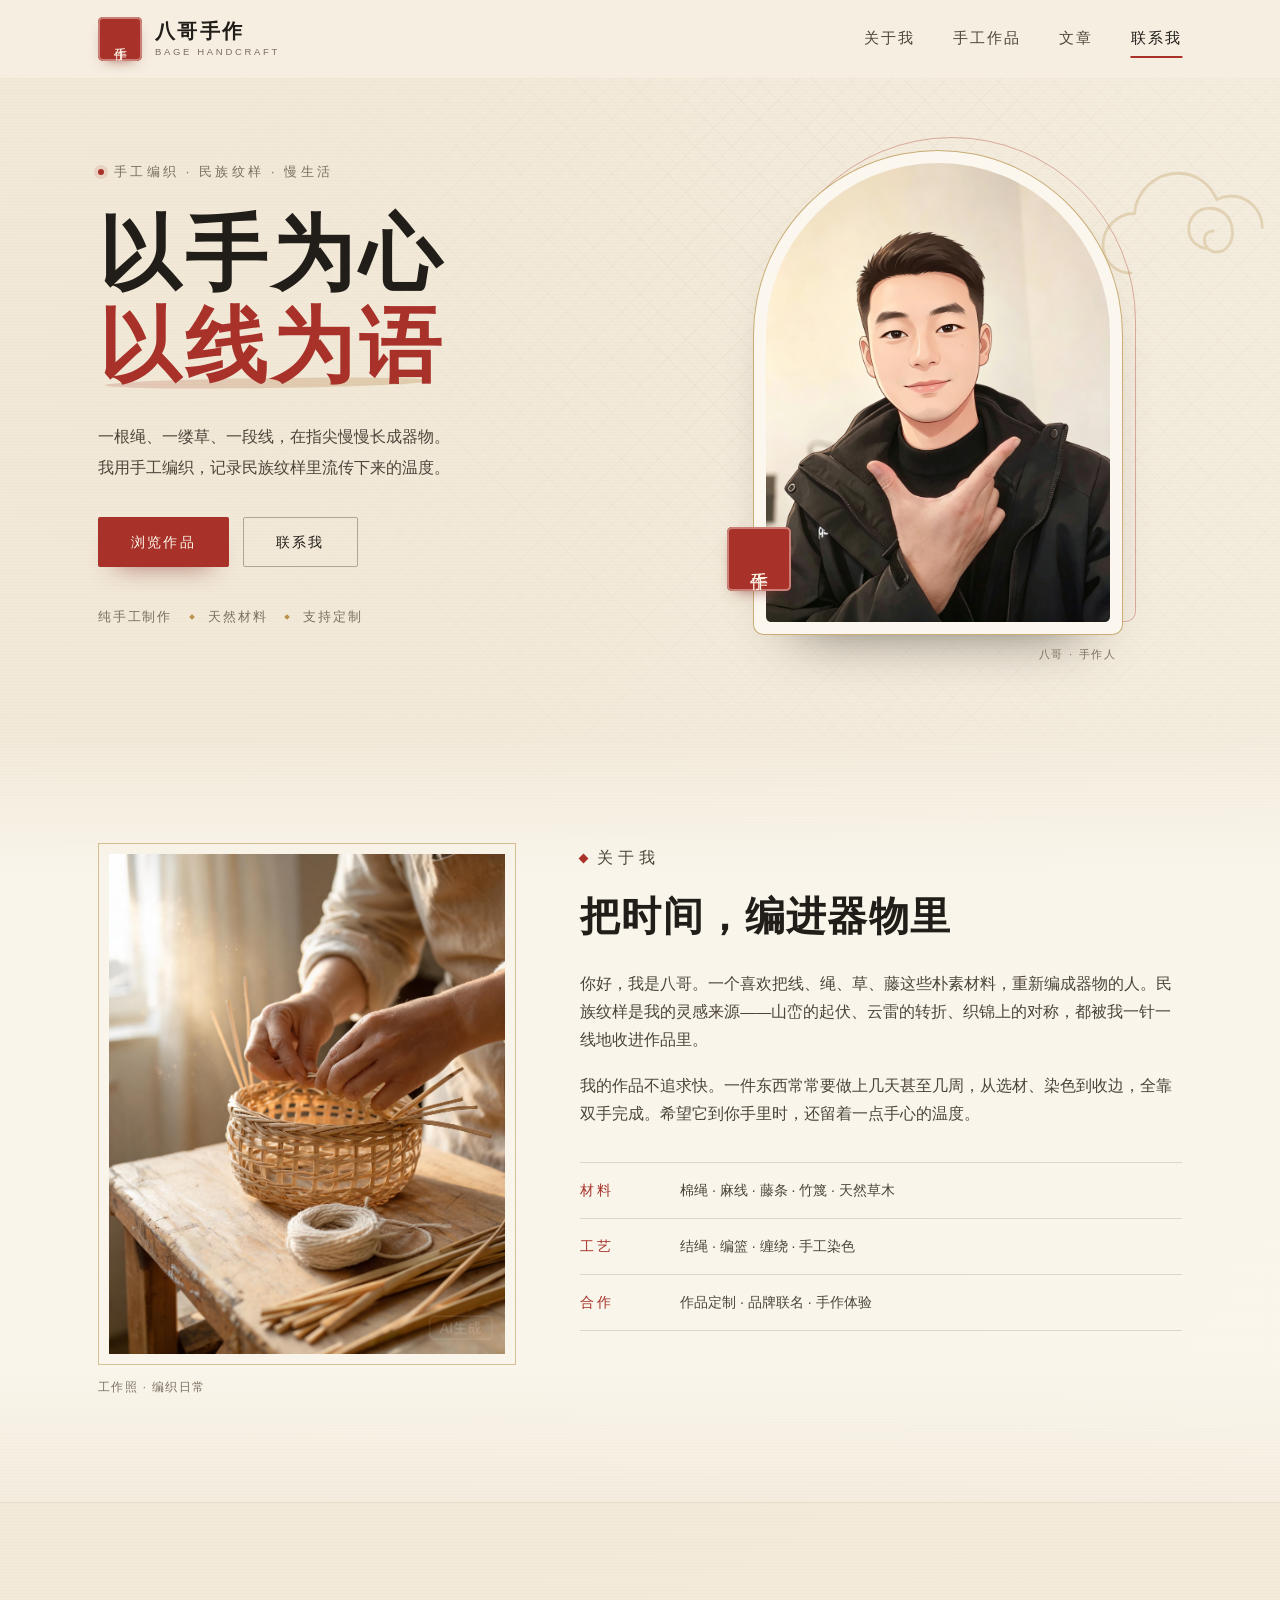
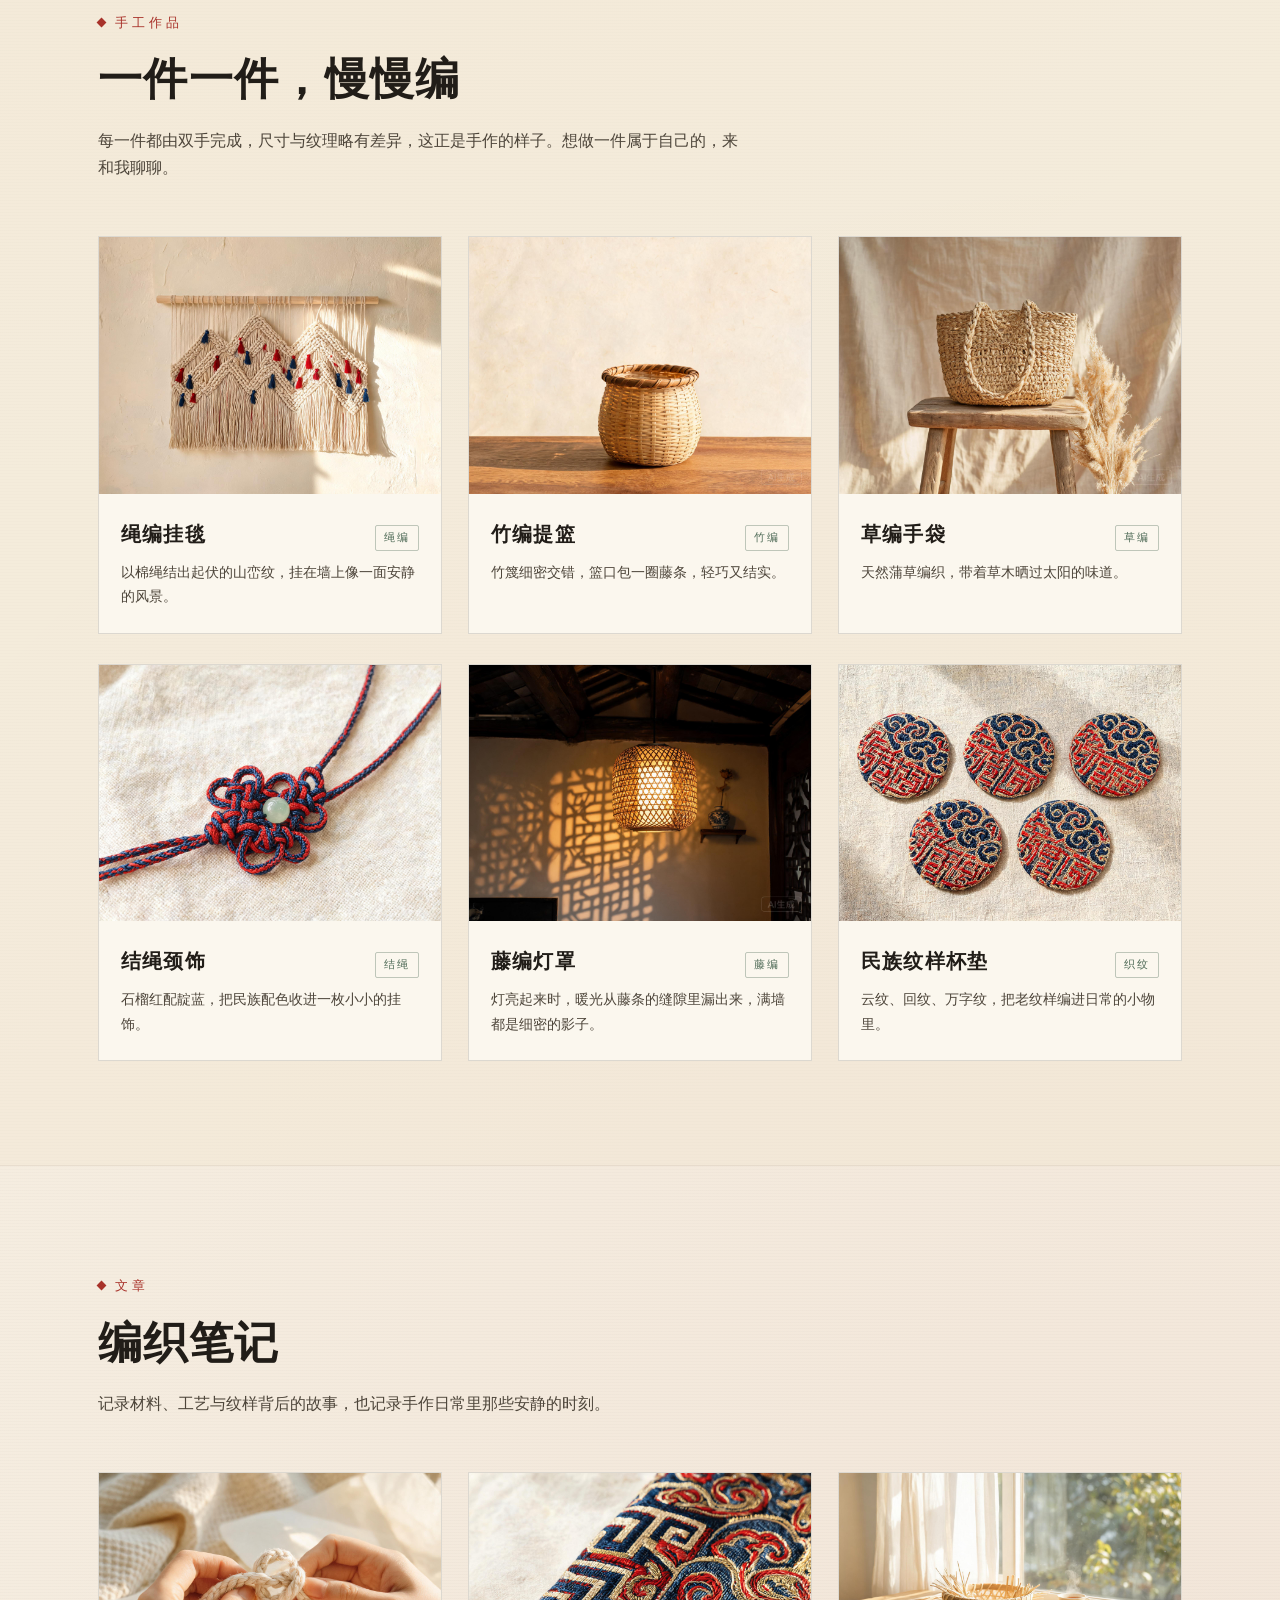
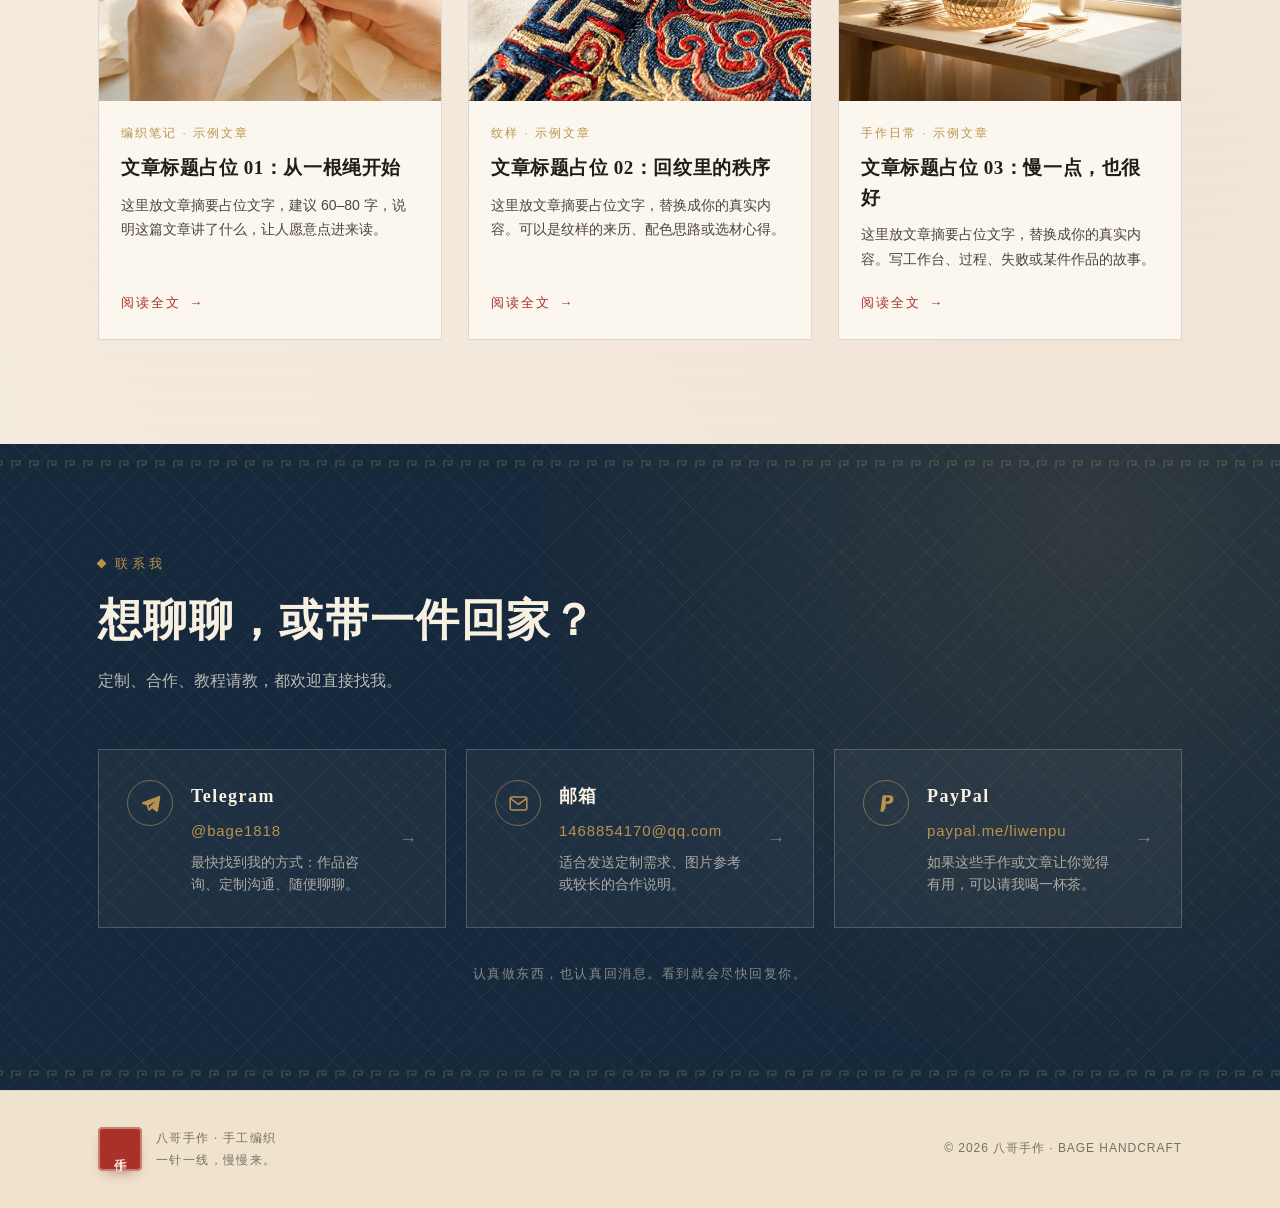
<file: index.html>
<!DOCTYPE html>
<html lang="zh-CN">
<head>
<meta charset="UTF-8">
<meta name="viewport" content="width=device-width, initial-scale=1.0">
<title>八哥手作 · 手工编织</title>
<meta name="description" content="八哥手作——手工编织个人作品集。绳编、竹编、草编与民族纹样，一针一线，慢慢来。">
<link rel="stylesheet" href="assets/css/style.css">
</head>
<body id="top" data-page="home">

<header class="site-header" id="siteHeader">
  <div class="container header-inner">
    <a class="brand" href="#top" aria-label="八哥手作首页">
      <span class="seal" id="brandSeal">手作</span>
      <span class="brand-text">
        <strong id="brandName">八哥手作</strong>
        <em id="brandEn">BAGE HANDCRAFT</em>
      </span>
    </a>

    <nav class="nav" id="nav" aria-label="主导航">
      <a href="#about">关于我</a>
      <a href="#works">手工作品</a>
      <a href="#articles">文章</a>
      <a href="#contact">联系我</a>
    </nav>

    <button class="nav-toggle" id="navToggle" aria-label="展开菜单" aria-expanded="false" aria-controls="nav">
      <span></span><span></span><span></span>
    </button>
  </div>
</header>

<!-- 页面内容由 assets/js/content.js 提供，assets/js/main.js 渲染 -->
<main id="homeMain"></main>

<footer class="site-footer">
  <div class="container footer-inner">
    <div class="footer-brand">
      <span class="seal" id="footerSeal">手作</span>
      <p><span id="footerLine1">八哥手作 · 手工编织</span><br><span id="footerLine2">一针一线，慢慢来。</span></p>
    </div>
    <p class="copyright">© <span id="year">2026</span> <span id="footerCopyright">八哥手作 · BAGE HANDCRAFT</span></p>
  </div>
</footer>

<script src="assets/js/content.js"></script>
<script src="assets/js/main.js"></script>
</body>
</html>
</file>
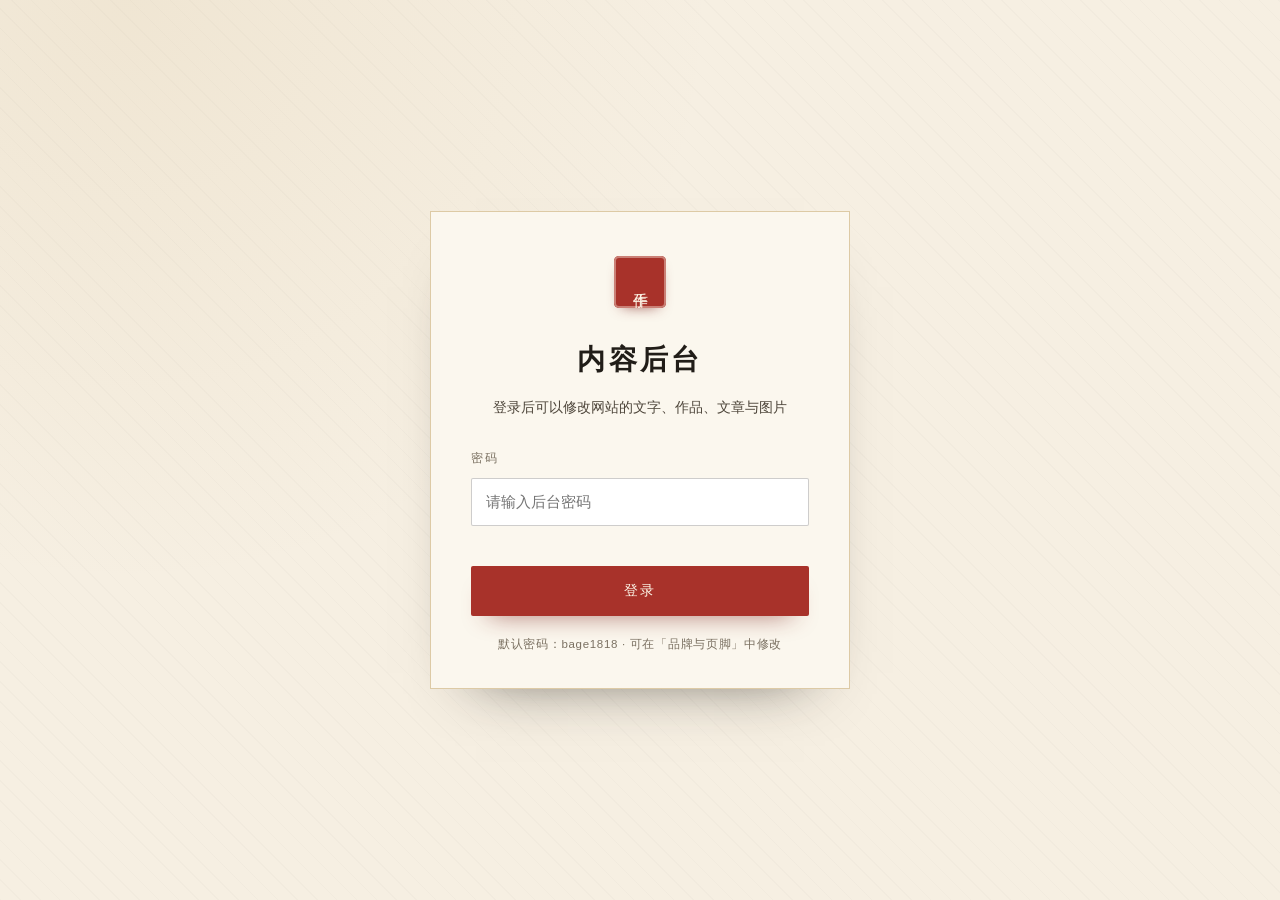
<file: admin.html>
<!DOCTYPE html>
<html lang="zh-CN">
<head>
<meta charset="UTF-8">
<meta name="viewport" content="width=device-width, initial-scale=1.0">
<title>内容后台 · 八哥手作</title>
<meta name="robots" content="noindex, nofollow">
<link rel="stylesheet" href="assets/css/style.css">
<link rel="stylesheet" href="assets/css/admin.css">
</head>
<body class="admin-body">

<div class="admin-login" id="loginView">
  <form class="login-card" id="loginForm">
    <span class="seal">手作</span>
    <h1>内容后台</h1>
    <p class="login-sub">登录后可以修改网站的文字、作品、文章与图片</p>
    <label class="login-field">
      <span>密码</span>
      <input type="password" id="loginPassword" autocomplete="current-password" placeholder="请输入后台密码">
    </label>
    <p class="login-error" id="loginError"></p>
    <button class="btn btn-red login-btn" type="submit">登录</button>
    <p class="login-hint">默认密码：bage1818 · 可在「品牌与页脚」中修改</p>
  </form>
</div>

<div class="admin-app" id="appView" hidden>
  <header class="admin-topbar">
    <div class="admin-brand">
      <span class="seal">手作</span>
      <div>
        <strong id="adminBrandName">八哥手作</strong>
        <em>内容后台 · 本地编辑</em>
      </div>
    </div>

    <div class="admin-actions">
      <span class="admin-status" id="adminStatus">未连接网站文件夹</span>
      <button class="adm-btn" type="button" id="connectBtn">连接网站文件夹</button>
      <button class="adm-btn" type="button" id="downloadBtn">下载数据</button>
      <button class="adm-btn adm-btn-primary" type="button" id="saveBtn">保存修改</button>
      <button class="adm-btn adm-btn-ghost" type="button" id="logoutBtn">退出</button>
    </div>
  </header>

  <div class="admin-layout">
    <nav class="admin-tabs" id="adminTabs">
      <button type="button" data-tab="hero" class="is-active">主视觉</button>
      <button type="button" data-tab="about">关于我</button>
      <button type="button" data-tab="works">作品</button>
      <button type="button" data-tab="articles">文章</button>
      <button type="button" data-tab="contact">联系方式</button>
      <button type="button" data-tab="brand">品牌与页脚</button>
    </nav>

    <main class="admin-main">
      <section class="admin-panel is-active" data-panel="hero"></section>
      <section class="admin-panel" data-panel="about"></section>
      <section class="admin-panel" data-panel="works"></section>
      <section class="admin-panel" data-panel="articles"></section>
      <section class="admin-panel" data-panel="contact"></section>
      <section class="admin-panel" data-panel="brand"></section>
    </main>
  </div>
</div>

<script src="assets/js/content.js"></script>
<script src="assets/js/admin.js"></script>
</body>
</html>
</file>
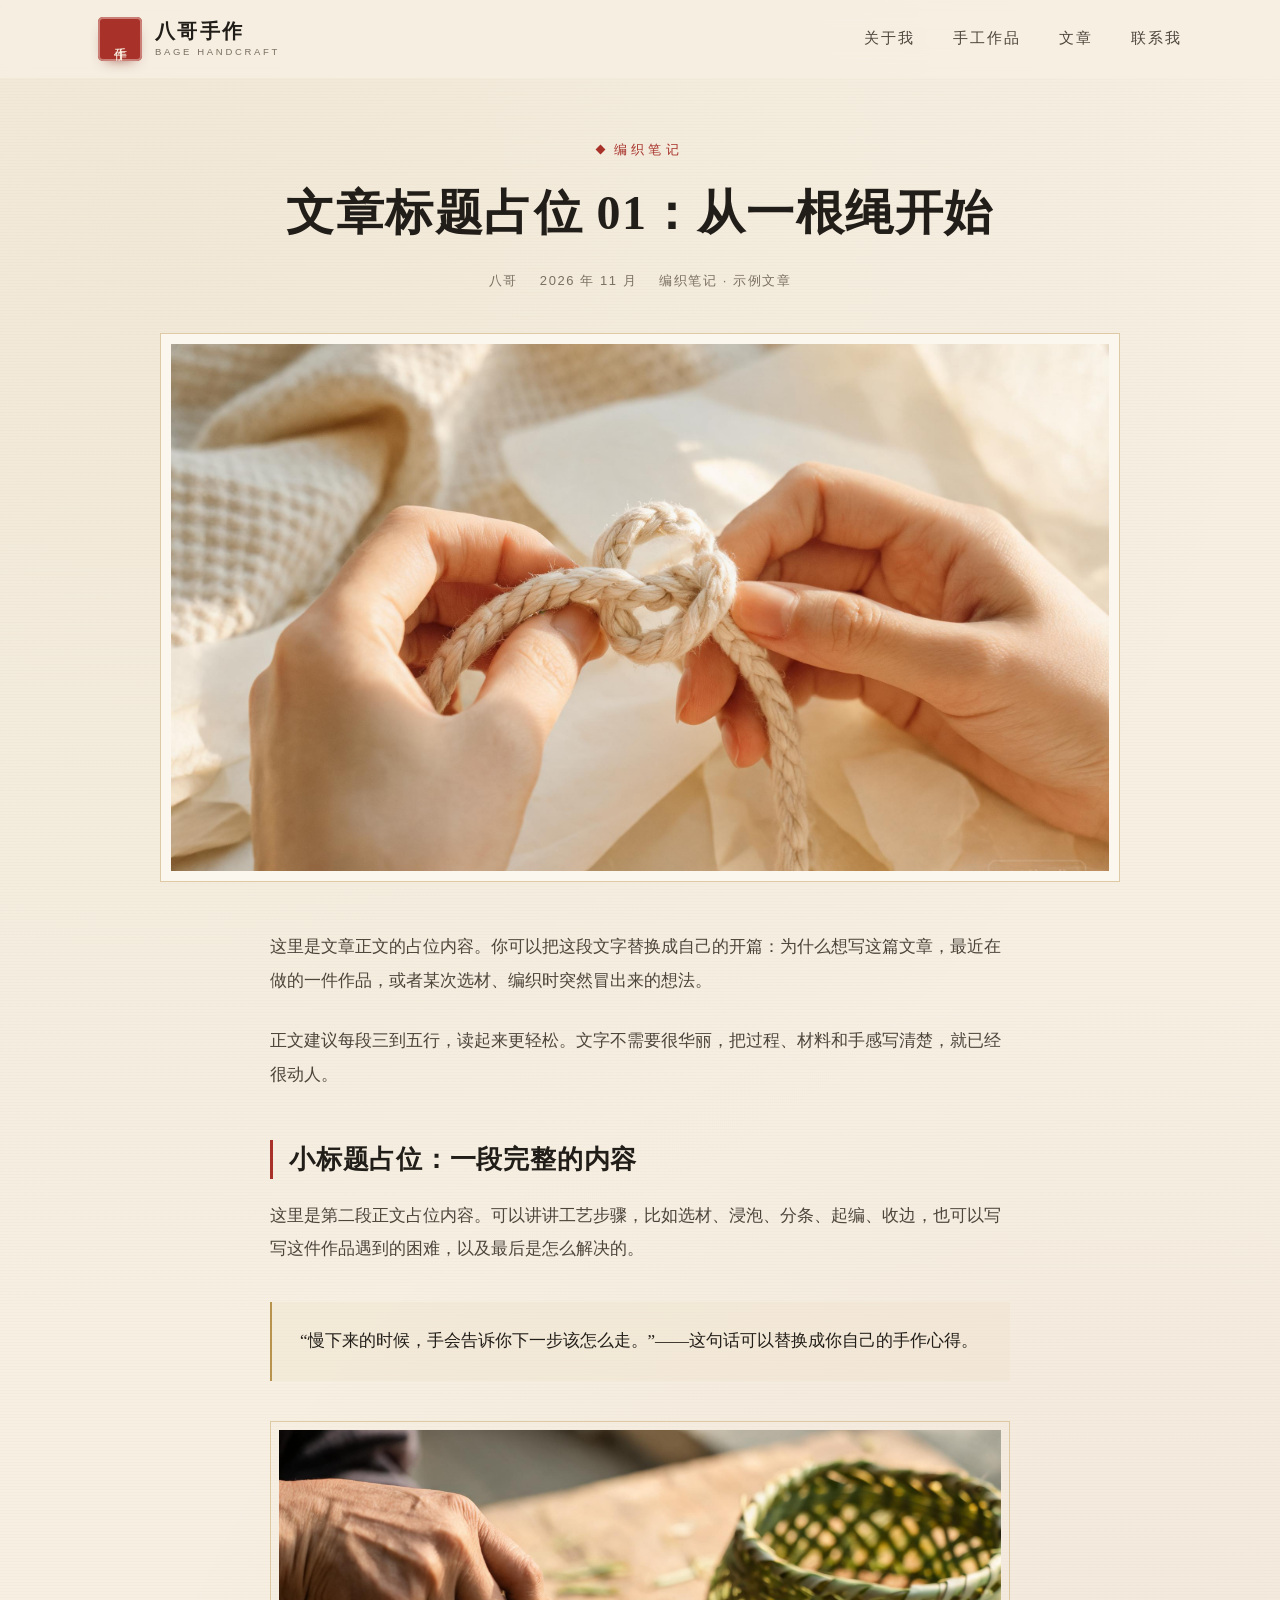
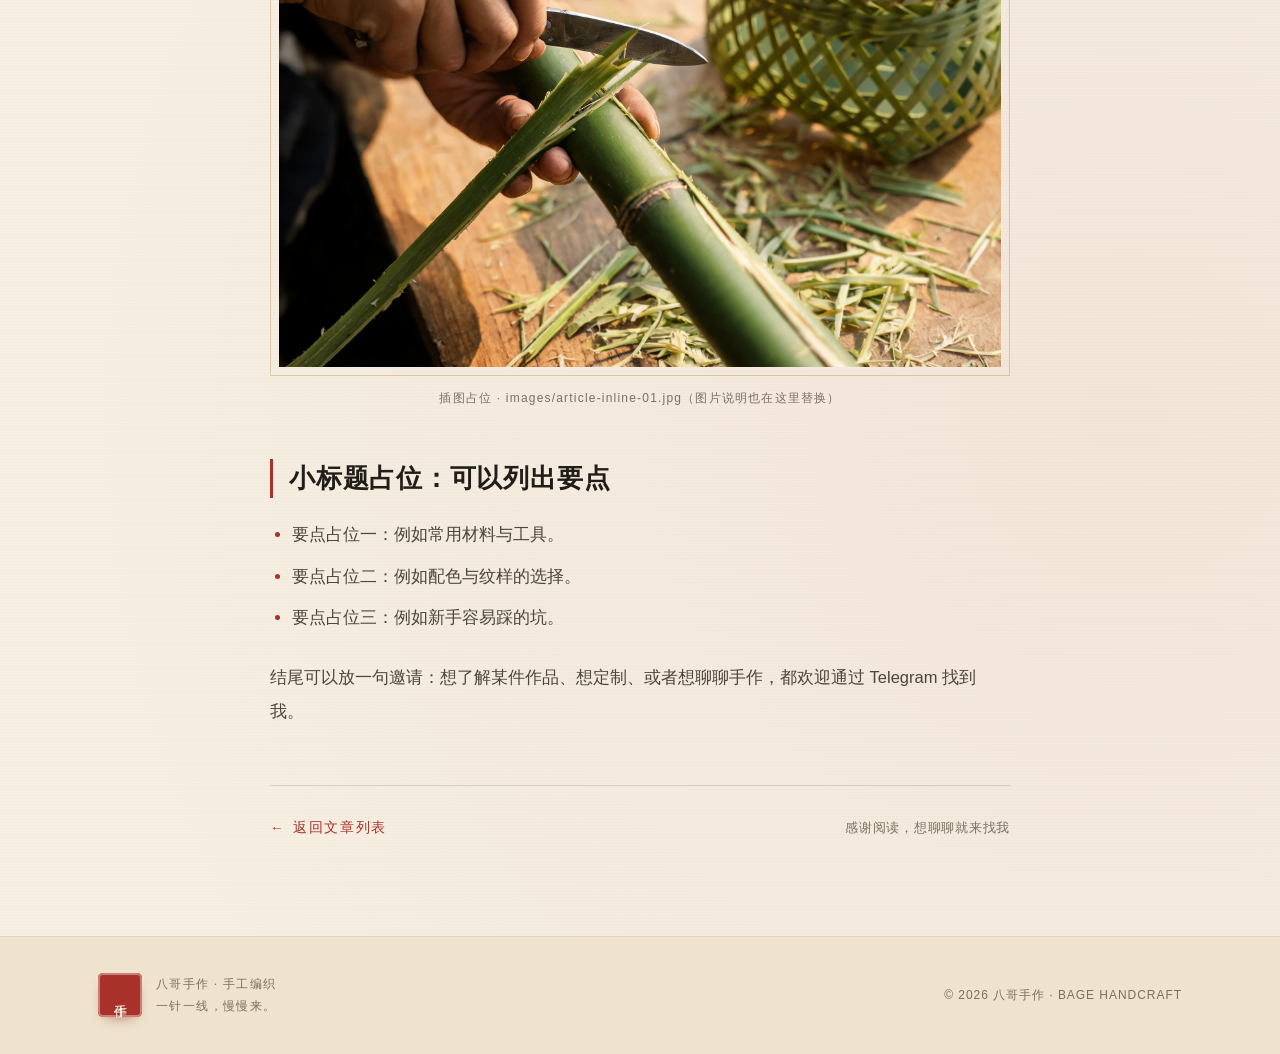
<file: article.html>
<!DOCTYPE html>
<html lang="zh-CN">
<head>
<meta charset="UTF-8">
<meta name="viewport" content="width=device-width, initial-scale=1.0">
<title>文章 · 八哥手作</title>
<meta name="description" content="八哥手作 · 编织笔记文章页">
<link rel="stylesheet" href="assets/css/style.css">
</head>
<body data-page="article">

<header class="site-header" id="siteHeader">
  <div class="container header-inner">
    <a class="brand" href="index.html" aria-label="返回八哥手作首页">
      <span class="seal" id="brandSeal">手作</span>
      <span class="brand-text">
        <strong id="brandName">八哥手作</strong>
        <em id="brandEn">BAGE HANDCRAFT</em>
      </span>
    </a>

    <nav class="nav" id="nav" aria-label="主导航">
      <a href="index.html#about">关于我</a>
      <a href="index.html#works">手工作品</a>
      <a href="index.html#articles">文章</a>
      <a href="index.html#contact">联系我</a>
    </nav>

    <button class="nav-toggle" id="navToggle" aria-label="展开菜单" aria-expanded="false" aria-controls="nav">
      <span></span><span></span><span></span>
    </button>
  </div>
</header>

<main class="article-page">
  <div class="container">
    <div class="article-header">
      <p class="kicker">编织笔记</p>
      <h1 id="articleTitle"></h1>
      <div class="article-meta-line" id="articleMeta"></div>
    </div>

    <figure class="article-cover" id="articleCover"></figure>

    <article class="prose" id="articleBody"></article>

    <div class="article-end">
      <a class="back-link" href="index.html#articles">返回文章列表</a>
      <span class="article-tip">感谢阅读，想聊聊就来找我</span>
    </div>
  </div>
</main>

<footer class="site-footer">
  <div class="container footer-inner">
    <div class="footer-brand">
      <span class="seal" id="footerSeal">手作</span>
      <p><span id="footerLine1">八哥手作 · 手工编织</span><br><span id="footerLine2">一针一线，慢慢来。</span></p>
    </div>
    <p class="copyright">© <span id="year">2026</span> <span id="footerCopyright">八哥手作 · BAGE HANDCRAFT</span></p>
  </div>
</footer>

<script src="assets/js/content.js"></script>
<script src="assets/js/main.js"></script>
</body>
</html>
</file>
<file: assets/css/style.css>
/* ============================================================
   文普手作 · 手工编织
   中国民族风视觉样式
   ============================================================ */

:root {
  --paper: #f6efe2;
  --paper-2: #fbf7ee;
  --paper-3: #efe3cd;
  --ink: #211d18;
  --ink-soft: #4d453a;
  --ink-mute: #7a7061;
  --red: #a8322a;
  --red-deep: #7d211b;
  --indigo: #223d57;
  --indigo-deep: #16283b;
  --gold: #b8934d;
  --jade: #4f6b57;
  --line: rgba(33, 29, 24, 0.14);
  --line-light: rgba(243, 233, 214, 0.22);
  --font-serif: "Noto Serif SC", "Source Han Serif SC", "Songti SC", "STSong", "SimSun", serif;
  --font-sans: "PingFang SC", "Hiragino Sans GB", "Microsoft YaHei", "Noto Sans SC", sans-serif;
  --container: 1140px;
  --header-h: 78px;
  --ease: cubic-bezier(0.22, 0.61, 0.36, 1);
}

* {
  box-sizing: border-box;
}

html {
  scroll-behavior: smooth;
  scroll-padding-top: calc(var(--header-h) + 12px);
}

body {
  margin: 0;
  color: var(--ink);
  font-family: var(--font-sans);
  font-size: 16px;
  line-height: 1.8;
  background-color: var(--paper);
  background-image:
    radial-gradient(circle at 12% 8%, rgba(184, 147, 77, 0.08), transparent 42%),
    radial-gradient(circle at 88% 76%, rgba(168, 50, 42, 0.05), transparent 46%),
    repeating-linear-gradient(0deg, rgba(33, 29, 24, 0.014) 0 1px, transparent 1px 3px);
  -webkit-font-smoothing: antialiased;
  overflow-x: hidden;
}

img {
  max-width: 100%;
}

a {
  color: inherit;
  text-decoration: none;
}

h1, h2, h3, h4 {
  font-family: var(--font-serif);
  font-weight: 700;
  margin: 0;
  letter-spacing: 0.03em;
}

p {
  margin: 0;
}

.container {
  width: 100%;
  max-width: var(--container);
  margin: 0 auto;
  padding: 0 28px;
}

/* ---------- 通用装饰 ---------- */

.seal {
  display: inline-flex;
  align-items: center;
  justify-content: center;
  width: 44px;
  height: 44px;
  flex: 0 0 44px;
  background: var(--red);
  color: #fdf6e8;
  font-family: var(--font-serif);
  font-size: 13px;
  line-height: 1.15;
  letter-spacing: 0.1em;
  writing-mode: vertical-rl;
  text-orientation: upright;
  border-radius: 5px;
  box-shadow:
    inset 0 0 0 2px rgba(253, 246, 232, 0.4),
    inset 0 0 0 4px var(--red),
    0 6px 14px -8px rgba(125, 33, 27, 0.8);
}

.kicker {
  display: inline-flex;
  align-items: center;
  gap: 10px;
  font-size: 13px;
  letter-spacing: 0.32em;
  color: var(--red);
  margin-bottom: 18px;
}

.kicker::before {
  content: "";
  width: 7px;
  height: 7px;
  background: var(--red);
  transform: rotate(45deg);
}

.section {
  position: relative;
  padding: 104px 0;
}

.section-head {
  max-width: 640px;
  margin-bottom: 54px;
}

.section-head h2 {
  font-size: clamp(30px, 4vw, 44px);
  line-height: 1.28;
  margin-bottom: 18px;
}

.section-desc {
  color: var(--ink-soft);
  font-size: 15.5px;
}

.section-head.light h2 {
  color: #f8f1e2;
}

.section-head.light .kicker {
  color: var(--gold);
}

.section-head.light .kicker::before {
  background: var(--gold);
}

.section-head.light .section-desc {
  color: rgba(248, 241, 226, 0.72);
}

/* ---------- 按钮 ---------- */

.btn {
  display: inline-flex;
  align-items: center;
  justify-content: center;
  min-height: 50px;
  padding: 0 32px;
  font-size: 14px;
  letter-spacing: 0.16em;
  border: 1px solid transparent;
  border-radius: 2px;
  transition: background-color 0.3s var(--ease), color 0.3s var(--ease),
    border-color 0.3s var(--ease), transform 0.3s var(--ease), box-shadow 0.3s var(--ease);
}

.btn-red {
  background: var(--red);
  color: #fdf6e8;
  box-shadow: 0 14px 26px -18px rgba(125, 33, 27, 0.9);
}

.btn-red:hover {
  background: var(--red-deep);
  transform: translateY(-2px);
  box-shadow: 0 18px 30px -18px rgba(125, 33, 27, 0.95);
}

.btn-ghost {
  border-color: rgba(33, 29, 24, 0.32);
  color: var(--ink);
}

.btn-ghost:hover {
  border-color: var(--ink);
  background: rgba(33, 29, 24, 0.05);
  transform: translateY(-2px);
}

/* ---------- 页头 ---------- */

.site-header {
  position: sticky;
  top: 0;
  z-index: 60;
  height: var(--header-h);
  display: flex;
  align-items: center;
  background: rgba(246, 239, 226, 0.86);
  backdrop-filter: blur(12px);
  -webkit-backdrop-filter: blur(12px);
  border-bottom: 1px solid transparent;
  transition: border-color 0.3s var(--ease), box-shadow 0.3s var(--ease);
}

.site-header.is-scrolled {
  border-bottom-color: var(--line);
  box-shadow: 0 10px 30px -28px rgba(33, 29, 24, 0.7);
}

.header-inner {
  display: flex;
  align-items: center;
  justify-content: space-between;
  gap: 24px;
}

.brand {
  display: flex;
  align-items: center;
  gap: 13px;
}

.brand-text {
  display: flex;
  flex-direction: column;
  line-height: 1.2;
}

.brand-text strong {
  font-family: var(--font-serif);
  font-size: 20px;
  letter-spacing: 0.12em;
}

.brand-text em {
  font-style: normal;
  font-size: 9.5px;
  letter-spacing: 0.28em;
  color: var(--ink-mute);
  margin-top: 3px;
}

.nav {
  display: flex;
  align-items: center;
  gap: 38px;
}

.nav a {
  position: relative;
  font-size: 14.5px;
  letter-spacing: 0.14em;
  color: var(--ink-soft);
  padding: 6px 0;
  transition: color 0.25s var(--ease);
}

.nav a::after {
  content: "";
  position: absolute;
  left: 50%;
  bottom: 0;
  width: 0;
  height: 2px;
  background: var(--red);
  transform: translateX(-50%);
  transition: width 0.3s var(--ease);
}

.nav a:hover,
.nav a.active {
  color: var(--ink);
}

.nav a:hover::after,
.nav a.active::after {
  width: 100%;
}

.nav-toggle {
  display: none;
  width: 44px;
  height: 44px;
  padding: 0;
  border: 1px solid var(--line);
  border-radius: 3px;
  background: transparent;
  cursor: pointer;
  flex-direction: column;
  align-items: center;
  justify-content: center;
  gap: 5px;
}

.nav-toggle span {
  display: block;
  width: 20px;
  height: 1.5px;
  background: var(--ink);
  transition: transform 0.3s var(--ease), opacity 0.3s var(--ease);
}

.nav-toggle.is-open span:nth-child(1) {
  transform: translateY(6.5px) rotate(45deg);
}

.nav-toggle.is-open span:nth-child(2) {
  opacity: 0;
}

.nav-toggle.is-open span:nth-child(3) {
  transform: translateY(-6.5px) rotate(-45deg);
}

/* ---------- 主视觉 ---------- */

.hero {
  position: relative;
  padding: 72px 0 104px;
  overflow: hidden;
}

.hero::before {
  content: "";
  position: absolute;
  inset: 0;
  background-image:
    repeating-linear-gradient(45deg, rgba(33, 29, 24, 0.028) 0 1px, transparent 1px 13px),
    repeating-linear-gradient(-45deg, rgba(33, 29, 24, 0.028) 0 1px, transparent 1px 13px);
  -webkit-mask-image: radial-gradient(circle at 70% 30%, #000 0%, transparent 72%);
  mask-image: radial-gradient(circle at 70% 30%, #000 0%, transparent 72%);
  pointer-events: none;
}

.hero-cloud {
  position: absolute;
  top: 34px;
  right: -40px;
  width: 420px;
  color: var(--gold);
  opacity: 0.28;
  pointer-events: none;
}

.hero-inner {
  position: relative;
  display: grid;
  grid-template-columns: 1.05fr 0.95fr;
  align-items: center;
  gap: 56px;
}

.eyebrow {
  display: inline-flex;
  align-items: center;
  gap: 10px;
  font-size: 12.5px;
  letter-spacing: 0.26em;
  color: var(--ink-mute);
  margin-bottom: 26px;
}

.eyebrow .dot {
  width: 6px;
  height: 6px;
  border-radius: 50%;
  background: var(--red);
  box-shadow: 0 0 0 4px rgba(168, 50, 42, 0.12);
}

.hero h1 {
  font-size: clamp(46px, 6.4vw, 82px);
  line-height: 1.12;
  letter-spacing: 0.06em;
  margin-bottom: 28px;
}

.hero h1 .accent {
  position: relative;
  color: var(--red);
}

.hero h1 .accent::after {
  content: "";
  position: absolute;
  left: 2%;
  right: 4%;
  bottom: 4px;
  height: 10px;
  background: linear-gradient(90deg, rgba(168, 50, 42, 0.18), rgba(184, 147, 77, 0.32));
  border-radius: 50%;
  transform: rotate(-0.8deg);
  z-index: -1;
}

.hero .lead {
  color: var(--ink-soft);
  font-size: 16px;
  max-width: 460px;
  line-height: 1.95;
  margin-bottom: 34px;
}

.hero-actions {
  display: flex;
  flex-wrap: wrap;
  gap: 14px;
  margin-bottom: 38px;
}

.hero-meta {
  display: flex;
  flex-wrap: wrap;
  gap: 0;
  margin: 0;
  padding: 0;
  list-style: none;
  font-size: 13px;
  letter-spacing: 0.14em;
  color: var(--ink-mute);
}

.hero-meta li {
  position: relative;
  padding: 0 18px;
}

.hero-meta li:first-child {
  padding-left: 0;
}

.hero-meta li + li::before {
  content: "";
  position: absolute;
  left: 0;
  top: 50%;
  width: 4px;
  height: 4px;
  margin-top: -2px;
  background: var(--gold);
  transform: rotate(45deg);
}

.hero-visual {
  position: relative;
  justify-self: center;
  width: min(370px, 100%);
}

.arch-frame {
  position: relative;
  padding: 12px;
  border: 1px solid rgba(184, 147, 77, 0.75);
  border-radius: 210px 210px 12px 12px;
  background: var(--paper-2);
  box-shadow: 0 34px 60px -44px rgba(33, 29, 24, 0.75);
}

.arch-frame::before {
  content: "";
  position: absolute;
  inset: -14px -14px 12px 14px;
  border: 1px solid rgba(168, 50, 42, 0.35);
  border-radius: 210px 210px 12px 12px;
  z-index: -1;
}

.arch-frame .ph {
  border-radius: 200px 200px 6px 6px;
  aspect-ratio: 3 / 4;
}

.hero-visual .seal-lg {
  position: absolute;
  left: -26px;
  bottom: 44px;
  width: 64px;
  height: 64px;
  flex-basis: 64px;
  font-size: 18px;
  z-index: 2;
}

.hero-caption {
  position: absolute;
  right: 6px;
  bottom: -30px;
  font-size: 11px;
  letter-spacing: 0.16em;
  color: var(--ink-mute);
}

/* ---------- 图片占位系统 ---------- */

.ph {
  position: relative;
  display: block;
  overflow: hidden;
  background: var(--paper-3);
  isolation: isolate;
}

.ph img {
  display: block;
  width: 100%;
  height: 100%;
  object-fit: cover;
  transition: transform 0.9s var(--ease);
}

.ph.is-empty {
  background-color: #ece0ca;
  background-image:
    repeating-linear-gradient(45deg, rgba(168, 50, 42, 0.09) 0 9px, transparent 9px 18px),
    repeating-linear-gradient(-45deg, rgba(34, 61, 87, 0.09) 0 9px, transparent 9px 18px);
}

.ph.is-empty img {
  display: none;
}

.ph.is-empty::before {
  content: "";
  position: absolute;
  inset: 12px;
  border: 1px dashed rgba(168, 50, 42, 0.5);
  border-radius: 2px;
  pointer-events: none;
}

.ph.is-empty::after {
  content: "占位图 · " attr(data-file);
  position: absolute;
  left: 50%;
  top: 50%;
  transform: translate(-50%, -50%);
  max-width: calc(100% - 40px);
  padding: 7px 14px;
  font-family: var(--font-sans);
  font-size: 11.5px;
  letter-spacing: 0.06em;
  line-height: 1.5;
  white-space: nowrap;
  overflow: hidden;
  text-overflow: ellipsis;
  color: var(--red-deep);
  background: rgba(251, 247, 238, 0.94);
  border: 1px solid rgba(168, 50, 42, 0.35);
  border-radius: 2px;
}

.ratio-4-3 { aspect-ratio: 4 / 3; }
.ratio-4-5 { aspect-ratio: 4 / 5; }
.ratio-3-2 { aspect-ratio: 3 / 2; }
.ratio-16-9 { aspect-ratio: 16 / 9; }

/* ---------- 关于我 ---------- */

.about {
  background: linear-gradient(180deg, rgba(251, 247, 238, 0) 0%, rgba(251, 247, 238, 0.85) 18%, rgba(251, 247, 238, 0.85) 82%, rgba(251, 247, 238, 0) 100%);
}

.about-grid {
  display: grid;
  grid-template-columns: 0.82fr 1.18fr;
  gap: 64px;
  align-items: start;
}

.about-media {
  position: relative;
}

.about-media .ph {
  border: 1px solid rgba(184, 147, 77, 0.55);
  padding: 10px;
  background-clip: content-box;
}

.about-media .ph img {
  padding: 0;
}

.media-caption {
  display: block;
  margin-top: 12px;
  font-size: 11.5px;
  letter-spacing: 0.12em;
  color: var(--ink-mute);
}

.about-text h2 {
  font-size: clamp(28px, 3.6vw, 40px);
  line-height: 1.35;
  margin-bottom: 26px;
}

.about-text p {
  color: var(--ink-soft);
  margin-bottom: 18px;
  font-size: 15.5px;
}

.facts {
  margin: 34px 0 0;
  border-top: 1px solid var(--line);
}

.fact {
  display: grid;
  grid-template-columns: 80px 1fr;
  gap: 20px;
  padding: 15px 0;
  border-bottom: 1px solid var(--line);
  font-size: 14px;
}

.fact dt {
  color: var(--red);
  letter-spacing: 0.18em;
  font-family: var(--font-serif);
}

.fact dd {
  margin: 0;
  color: var(--ink-soft);
}

/* ---------- 手工作品 ---------- */

.works {
  background: rgba(239, 227, 205, 0.34);
  border-top: 1px solid rgba(33, 29, 24, 0.06);
  border-bottom: 1px solid rgba(33, 29, 24, 0.06);
}

.work-grid {
  display: grid;
  grid-template-columns: repeat(3, 1fr);
  gap: 30px 26px;
}

.work-card {
  position: relative;
  background: var(--paper-2);
  border: 1px solid var(--line);
  transition: transform 0.45s var(--ease), box-shadow 0.45s var(--ease), border-color 0.45s var(--ease);
}

.work-card::before,
.work-card::after {
  content: "";
  position: absolute;
  width: 22px;
  height: 22px;
  border: 1px solid var(--gold);
  opacity: 0;
  transition: opacity 0.4s var(--ease), transform 0.4s var(--ease);
  pointer-events: none;
  z-index: 2;
}

.work-card::before {
  top: 8px;
  left: 8px;
  border-right: 0;
  border-bottom: 0;
  transform: translate(4px, 4px);
}

.work-card::after {
  right: 8px;
  bottom: 8px;
  border-left: 0;
  border-top: 0;
  transform: translate(-4px, -4px);
}

.work-card:hover {
  transform: translateY(-6px);
  border-color: rgba(184, 147, 77, 0.5);
  box-shadow: 0 26px 44px -34px rgba(33, 29, 24, 0.6);
}

.work-card:hover::before,
.work-card:hover::after {
  opacity: 1;
  transform: translate(0, 0);
}

.work-card:hover .ph img {
  transform: scale(1.045);
}

.work-info {
  padding: 22px 22px 24px;
}

.work-top {
  display: flex;
  align-items: baseline;
  justify-content: space-between;
  gap: 12px;
  margin-bottom: 8px;
}

.work-top h3 {
  font-size: 20px;
  letter-spacing: 0.06em;
}

.tag {
  flex: 0 0 auto;
  font-size: 11px;
  letter-spacing: 0.16em;
  color: var(--jade);
  border: 1px solid rgba(79, 107, 87, 0.35);
  border-radius: 2px;
  padding: 2px 8px;
}

.work-info p {
  font-size: 14px;
  color: var(--ink-soft);
  line-height: 1.75;
}

/* ---------- 文章 ---------- */

.article-grid {
  display: grid;
  grid-template-columns: repeat(3, 1fr);
  gap: 30px 26px;
}

.article-card {
  display: flex;
  flex-direction: column;
  background: var(--paper-2);
  border: 1px solid var(--line);
  transition: transform 0.45s var(--ease), box-shadow 0.45s var(--ease), border-color 0.45s var(--ease);
}

.article-card:hover {
  transform: translateY(-6px);
  border-color: rgba(184, 147, 77, 0.5);
  box-shadow: 0 26px 44px -34px rgba(33, 29, 24, 0.6);
}

.article-card:hover .ph img {
  transform: scale(1.045);
}

.article-body {
  display: flex;
  flex: 1;
  flex-direction: column;
  padding: 22px 22px 24px;
}

.article-meta {
  font-size: 11.5px;
  letter-spacing: 0.18em;
  color: var(--gold);
  margin-bottom: 10px;
}

.article-body h3 {
  font-size: 19px;
  line-height: 1.55;
  margin-bottom: 10px;
  transition: color 0.3s var(--ease);
}

.article-card:hover h3 {
  color: var(--red);
}

.excerpt {
  font-size: 14px;
  color: var(--ink-soft);
  line-height: 1.75;
  margin-bottom: 20px;
}

.read-more {
  margin-top: auto;
  font-size: 13px;
  letter-spacing: 0.16em;
  color: var(--red);
  display: inline-flex;
  align-items: center;
  gap: 8px;
}

.read-more::after {
  content: "→";
  transition: transform 0.3s var(--ease);
}

.article-card:hover .read-more::after {
  transform: translateX(6px);
}

/* ---------- 联系方式 ---------- */

.contact {
  position: relative;
  overflow: hidden;
  background: var(--indigo-deep);
  background-image:
    radial-gradient(circle at 85% 12%, rgba(184, 147, 77, 0.16), transparent 46%),
    repeating-linear-gradient(45deg, rgba(243, 233, 214, 0.035) 0 1px, transparent 1px 15px),
    repeating-linear-gradient(-45deg, rgba(243, 233, 214, 0.035) 0 1px, transparent 1px 15px);
  color: #f4ead6;
}

.contact::before,
.contact::after {
  content: "";
  position: absolute;
  left: 0;
  right: 0;
  height: 16px;
  background-image: url("data:image/svg+xml,%3Csvg xmlns='http://www.w3.org/2000/svg' width='36' height='16' viewBox='0 0 36 16'%3E%3Cpath d='M2 14V7h8v4H6v-1h2' fill='none' stroke='%23b8934d' stroke-width='1.2' stroke-opacity='0.5'/%3E%3Cpath d='M20 14V7h8v4h-4v-1h2' fill='none' stroke='%23b8934d' stroke-width='1.2' stroke-opacity='0.5'/%3E%3C/svg%3E");
  background-repeat: repeat-x;
  background-position: center;
  opacity: 0.7;
}

.contact::before { top: 10px; }
.contact::after { bottom: 10px; }

.contact .container {
  position: relative;
  z-index: 1;
}

.contact-grid {
  display: grid;
  grid-template-columns: repeat(3, 1fr);
  gap: 20px;
}

.contact-card {
  display: flex;
  align-items: flex-start;
  gap: 18px;
  padding: 30px 28px;
  border: 1px solid var(--line-light);
  background: rgba(255, 255, 255, 0.04);
  transition: background-color 0.35s var(--ease), border-color 0.35s var(--ease),
    transform 0.35s var(--ease);
}

.contact-card:hover {
  background: rgba(255, 255, 255, 0.075);
  border-color: rgba(184, 147, 77, 0.8);
  transform: translateY(-4px);
}

.contact-icon {
  display: inline-flex;
  align-items: center;
  justify-content: center;
  width: 46px;
  height: 46px;
  flex: 0 0 46px;
  border: 1px solid rgba(184, 147, 77, 0.6);
  border-radius: 50%;
  color: var(--gold);
}

.contact-icon svg {
  width: 21px;
  height: 21px;
}

.contact-card-body {
  flex: 1;
}

.contact-card-body h3 {
  font-size: 18px;
  letter-spacing: 0.08em;
  color: #f8f1e2;
  margin-bottom: 4px;
}

.contact-value {
  font-size: 15px;
  letter-spacing: 0.06em;
  color: var(--gold);
  margin-bottom: 8px;
  word-break: break-all;
}

.contact-desc {
  font-size: 13.5px;
  line-height: 1.7;
  color: rgba(244, 234, 214, 0.66);
}

.contact-arrow {
  font-size: 18px;
  color: rgba(244, 234, 214, 0.4);
  transition: transform 0.35s var(--ease), color 0.35s var(--ease);
  align-self: center;
}

.contact-card:hover .contact-arrow {
  transform: translateX(5px);
  color: var(--gold);
}

.contact-note {
  margin-top: 34px;
  text-align: center;
  font-size: 13px;
  letter-spacing: 0.12em;
  color: rgba(244, 234, 214, 0.5);
}

/* ---------- 页脚 ---------- */

.site-footer {
  padding: 36px 0;
  background: var(--paper-3);
  border-top: 1px solid rgba(33, 29, 24, 0.08);
}

.footer-inner {
  display: flex;
  align-items: center;
  justify-content: space-between;
  gap: 24px;
  flex-wrap: wrap;
}

.footer-brand {
  display: flex;
  align-items: center;
  gap: 14px;
}

.footer-brand p {
  font-family: var(--font-serif);
  font-size: 14px;
  letter-spacing: 0.1em;
  line-height: 1.6;
}

.footer-brand p span {
  color: var(--ink-mute);
  font-size: 12px;
}

.copyright {
  font-size: 12px;
  letter-spacing: 0.08em;
  color: var(--ink-mute);
}

/* ---------- 滚动出现 ---------- */

.reveal {
  opacity: 0;
  transform: translateY(24px);
  transition: opacity 0.8s var(--ease), transform 0.8s var(--ease);
}

.reveal.is-visible {
  opacity: 1;
  transform: none;
}

/* ============================================================
   文章详情页
   ============================================================ */

.article-page {
  padding: 56px 0 96px;
}

.article-header {
  max-width: 800px;
  margin: 0 auto 40px;
  text-align: center;
}

.article-header .kicker {
  justify-content: center;
}

.article-header h1 {
  font-size: clamp(30px, 4.4vw, 48px);
  line-height: 1.42;
  margin-bottom: 22px;
}

.article-header .article-meta-line {
  display: flex;
  flex-wrap: wrap;
  justify-content: center;
  gap: 8px 22px;
  font-size: 13px;
  letter-spacing: 0.12em;
  color: var(--ink-mute);
}

.article-cover {
  max-width: 960px;
  margin: 0 auto 48px;
  border: 1px solid rgba(184, 147, 77, 0.45);
  padding: 10px;
  background: var(--paper-2);
}

.article-cover .ph {
  aspect-ratio: 16 / 9;
}

.prose {
  max-width: 740px;
  margin: 0 auto;
  font-size: 16.5px;
  line-height: 2.05;
  color: var(--ink-soft);
}

.prose p {
  margin-bottom: 26px;
}

.prose h2 {
  font-size: 26px;
  color: var(--ink);
  margin: 48px 0 20px;
  padding-left: 16px;
  border-left: 3px solid var(--red);
  line-height: 1.5;
}

.prose blockquote {
  margin: 36px 0;
  padding: 22px 28px;
  border-left: 2px solid var(--gold);
  background: rgba(239, 227, 205, 0.45);
  font-family: var(--font-serif);
  font-size: 17px;
  color: var(--ink);
}

.prose ul {
  margin: 0 0 26px;
  padding-left: 22px;
}

.prose li {
  margin-bottom: 8px;
}

.prose li::marker {
  color: var(--red);
}

.inline-figure {
  margin: 40px 0;
}

.inline-figure .ph {
  aspect-ratio: 4 / 3;
  border: 1px solid rgba(184, 147, 77, 0.4);
  padding: 8px;
  background-clip: content-box;
}

.inline-figure figcaption {
  margin-top: 10px;
  font-size: 12px;
  letter-spacing: 0.1em;
  color: var(--ink-mute);
  text-align: center;
}

.article-end {
  max-width: 740px;
  margin: 56px auto 0;
  padding-top: 30px;
  border-top: 1px solid var(--line);
  display: flex;
  align-items: center;
  justify-content: space-between;
  gap: 20px;
  flex-wrap: wrap;
}

.back-link {
  font-size: 13.5px;
  letter-spacing: 0.12em;
  color: var(--red);
  display: inline-flex;
  align-items: center;
  gap: 8px;
  transition: gap 0.3s var(--ease);
}

.back-link::before {
  content: "←";
}

.back-link:hover {
  gap: 14px;
}

.article-tip {
  font-size: 12.5px;
  color: var(--ink-mute);
  letter-spacing: 0.06em;
}

/* ---------- 响应式 ---------- */

@media (max-width: 1024px) {
  .hero-inner {
    gap: 40px;
  }

  .about-grid {
    gap: 44px;
  }

  .work-grid,
  .article-grid {
    grid-template-columns: repeat(2, 1fr);
  }
}

@media (max-width: 860px) {
  :root {
    --header-h: 68px;
  }

  .nav {
    position: absolute;
    top: var(--header-h);
    left: 0;
    right: 0;
    flex-direction: column;
    align-items: stretch;
    gap: 0;
    padding: 8px 20px 18px;
    background: rgba(246, 239, 226, 0.98);
    border-bottom: 1px solid var(--line);
    box-shadow: 0 24px 40px -32px rgba(33, 29, 24, 0.8);
    opacity: 0;
    visibility: hidden;
    transform: translateY(-8px);
    transition: opacity 0.3s var(--ease), transform 0.3s var(--ease), visibility 0.3s;
  }

  .nav.is-open {
    opacity: 1;
    visibility: visible;
    transform: none;
  }

  .nav a {
    padding: 14px 4px;
    border-bottom: 1px solid rgba(33, 29, 24, 0.08);
    font-size: 15px;
  }

  .nav a::after {
    display: none;
  }

  .nav-toggle {
    display: flex;
  }

  .hero {
    padding: 44px 0 84px;
  }

  .hero-inner {
    grid-template-columns: 1fr;
    gap: 54px;
  }

  .hero-visual {
    order: -1;
    width: min(300px, 78%);
  }

  .hero-caption {
    bottom: -24px;
  }

  .hero-visual .seal-lg {
    left: -18px;
    bottom: 30px;
    width: 56px;
    height: 56px;
    flex-basis: 56px;
    font-size: 16px;
  }

  .about-grid {
    grid-template-columns: 1fr;
    gap: 36px;
  }

  .about-media {
    max-width: 420px;
  }

  .section {
    padding: 76px 0;
  }

  .contact-grid {
    grid-template-columns: 1fr;
  }

  .hero-cloud {
    width: 300px;
    top: 10px;
    right: -80px;
  }
}

@media (max-width: 620px) {
  .container {
    padding: 0 20px;
  }

  .work-grid,
  .article-grid {
    grid-template-columns: 1fr;
  }

  .brand-text strong {
    font-size: 17px;
  }

  .brand-text em {
    font-size: 8.5px;
  }

  .seal {
    width: 38px;
    height: 38px;
    flex-basis: 38px;
    font-size: 12px;
  }

  .hero h1 {
    letter-spacing: 0.04em;
  }

  .hero-meta li {
    padding: 0 12px;
  }

  .section-head {
    margin-bottom: 36px;
  }

  .work-info,
  .article-body {
    padding: 18px 18px 20px;
  }

  .contact-card {
    padding: 24px 20px;
    gap: 14px;
  }

  .contact-icon {
    width: 40px;
    height: 40px;
    flex-basis: 40px;
  }

  .article-page {
    padding: 40px 0 72px;
  }

  .article-cover {
    padding: 7px;
  }

  .prose {
    font-size: 15.5px;
  }

  .article-end {
    flex-direction: column;
    align-items: flex-start;
  }
}

@media (prefers-reduced-motion: reduce) {
  html {
    scroll-behavior: auto;
  }

  *,
  *::before,
  *::after {
    animation-duration: 0.001ms !important;
    transition-duration: 0.001ms !important;
  }

  .reveal {
    opacity: 1;
    transform: none;
  }
}
</file>
<file: assets/css/admin.css>
/* 内容后台样式 */

.admin-body {
  min-height: 100vh;
  background-color: var(--paper);
  background-image:
    radial-gradient(circle at 10% 0%, rgba(184, 147, 77, 0.1), transparent 40%),
    repeating-linear-gradient(45deg, rgba(33, 29, 24, 0.02) 0 1px, transparent 1px 14px);
}

[hidden] {
  display: none !important;
}

/* ---------- 登录 ---------- */

.admin-login {
  min-height: 100vh;
  display: flex;
  align-items: center;
  justify-content: center;
  padding: 32px 20px;
}

.login-card {
  width: 100%;
  max-width: 420px;
  padding: 44px 40px 34px;
  background: var(--paper-2);
  border: 1px solid rgba(184, 147, 77, 0.45);
  box-shadow: 0 30px 60px -46px rgba(33, 29, 24, 0.8);
  text-align: center;
}

.login-card .seal {
  width: 52px;
  height: 52px;
  flex-basis: 52px;
  font-size: 15px;
  margin-bottom: 18px;
}

.login-card h1 {
  font-size: 28px;
  letter-spacing: 0.12em;
  margin-bottom: 10px;
}

.login-sub {
  font-size: 13.5px;
  color: var(--ink-soft);
  margin-bottom: 28px;
}

.login-field {
  display: block;
  text-align: left;
  margin-bottom: 8px;
}

.login-field span {
  display: block;
  font-size: 12px;
  letter-spacing: 0.16em;
  color: var(--ink-mute);
  margin-bottom: 8px;
}

.login-field input {
  width: 100%;
  height: 48px;
  padding: 0 14px;
  font-size: 15px;
  font-family: var(--font-sans);
  color: var(--ink);
  background: #fff;
  border: 1px solid rgba(33, 29, 24, 0.22);
  border-radius: 2px;
  outline: none;
  transition: border-color 0.25s var(--ease), box-shadow 0.25s var(--ease);
}

.login-field input:focus {
  border-color: var(--red);
  box-shadow: 0 0 0 3px rgba(168, 50, 42, 0.1);
}

.login-error {
  min-height: 22px;
  font-size: 13px;
  color: var(--red);
  text-align: left;
  margin-bottom: 10px;
}

.login-btn {
  width: 100%;
  cursor: pointer;
}

.login-hint {
  margin-top: 18px;
  font-size: 11.5px;
  letter-spacing: 0.06em;
  color: var(--ink-mute);
}

/* ---------- 后台框架 ---------- */

.admin-topbar {
  position: sticky;
  top: 0;
  z-index: 20;
  display: flex;
  align-items: center;
  justify-content: space-between;
  gap: 20px;
  flex-wrap: wrap;
  padding: 14px 28px;
  background: rgba(251, 247, 238, 0.94);
  backdrop-filter: blur(10px);
  border-bottom: 1px solid var(--line);
}

.admin-brand {
  display: flex;
  align-items: center;
  gap: 12px;
}

.admin-brand strong {
  display: block;
  font-family: var(--font-serif);
  font-size: 18px;
  letter-spacing: 0.1em;
}

.admin-brand em {
  font-style: normal;
  font-size: 10.5px;
  letter-spacing: 0.14em;
  color: var(--ink-mute);
}

.admin-actions {
  display: flex;
  align-items: center;
  gap: 10px;
  flex-wrap: wrap;
}

.admin-status {
  font-size: 12px;
  letter-spacing: 0.06em;
  color: var(--ink-mute);
  margin-right: 4px;
}

.admin-status.is-ok {
  color: var(--jade);
}

.admin-status.is-warn {
  color: var(--red);
}

.adm-btn {
  height: 38px;
  padding: 0 16px;
  font-size: 13px;
  letter-spacing: 0.06em;
  color: var(--ink);
  background: transparent;
  border: 1px solid rgba(33, 29, 24, 0.24);
  border-radius: 2px;
  cursor: pointer;
  transition: background-color 0.25s var(--ease), border-color 0.25s var(--ease),
    color 0.25s var(--ease);
}

.adm-btn:hover {
  border-color: var(--ink);
  background: rgba(33, 29, 24, 0.05);
}

.adm-btn-primary {
  background: var(--red);
  border-color: var(--red);
  color: #fdf6e8;
}

.adm-btn-primary:hover {
  background: var(--red-deep);
  border-color: var(--red-deep);
  color: #fdf6e8;
}

.adm-btn-ghost {
  border-color: transparent;
  color: var(--ink-mute);
}

.adm-btn-ghost:hover {
  background: transparent;
  color: var(--red);
}

.admin-layout {
  display: grid;
  grid-template-columns: 190px minmax(0, 1fr);
  gap: 34px;
  max-width: 1180px;
  margin: 0 auto;
  padding: 34px 28px 100px;
  align-items: start;
}

.admin-tabs {
  position: sticky;
  top: 90px;
  display: flex;
  flex-direction: column;
  gap: 4px;
}

.admin-tabs button {
  text-align: left;
  padding: 12px 14px;
  font-size: 14px;
  letter-spacing: 0.1em;
  color: var(--ink-soft);
  background: transparent;
  border: 0;
  border-left: 2px solid transparent;
  cursor: pointer;
  transition: color 0.2s var(--ease), background-color 0.2s var(--ease),
    border-color 0.2s var(--ease);
}

.admin-tabs button:hover {
  color: var(--ink);
  background: rgba(33, 29, 24, 0.04);
}

.admin-tabs button.is-active {
  color: var(--red);
  border-left-color: var(--red);
  background: rgba(168, 50, 42, 0.06);
}

.admin-panel {
  display: none;
  max-width: 840px;
}

.admin-panel.is-active {
  display: block;
}

.admin-panel h2 {
  font-size: 24px;
  letter-spacing: 0.06em;
  margin-bottom: 6px;
}

.panel-desc {
  font-size: 13px;
  color: var(--ink-mute);
  margin-bottom: 26px;
}

/* ---------- 表单 ---------- */

.adm-field {
  margin-bottom: 20px;
}

.adm-field > label,
.adm-field-label {
  display: block;
  font-size: 12.5px;
  letter-spacing: 0.12em;
  color: var(--ink-mute);
  margin-bottom: 7px;
}

.adm-field input[type="text"],
.adm-field input[type="url"],
.adm-field textarea,
.adm-field select {
  width: 100%;
  padding: 10px 13px;
  font-size: 14.5px;
  font-family: var(--font-sans);
  line-height: 1.7;
  color: var(--ink);
  background: #fff;
  border: 1px solid rgba(33, 29, 24, 0.2);
  border-radius: 2px;
  outline: none;
  transition: border-color 0.2s var(--ease), box-shadow 0.2s var(--ease);
}

.adm-field input:focus,
.adm-field textarea:focus,
.adm-field select:focus {
  border-color: var(--red);
  box-shadow: 0 0 0 3px rgba(168, 50, 42, 0.08);
}

.adm-field textarea {
  resize: vertical;
  min-height: 86px;
}

.adm-field .hint {
  display: block;
  margin-top: 5px;
  font-size: 11.5px;
  color: var(--ink-mute);
}

.adm-row {
  display: grid;
  grid-template-columns: 1fr 1fr;
  gap: 16px;
}

/* ---------- 图片字段 ---------- */

.adm-image {
  display: flex;
  align-items: center;
  gap: 16px;
  padding: 12px;
  background: var(--paper-2);
  border: 1px dashed rgba(33, 29, 24, 0.22);
}

.adm-image-preview {
  width: 96px;
  height: 76px;
  flex: 0 0 96px;
  overflow: hidden;
  background: var(--paper-3);
  border: 1px solid var(--line);
}

.adm-image-preview img {
  width: 100%;
  height: 100%;
  object-fit: cover;
  display: block;
}

.adm-image-meta {
  flex: 1;
  min-width: 0;
}

.adm-image-path {
  display: block;
  font-size: 12px;
  color: var(--ink-soft);
  word-break: break-all;
  margin-bottom: 8px;
}

.adm-file-btn {
  position: relative;
  display: inline-flex;
  align-items: center;
  height: 32px;
  padding: 0 14px;
  font-size: 12.5px;
  letter-spacing: 0.06em;
  color: var(--ink);
  background: #fff;
  border: 1px solid rgba(33, 29, 24, 0.22);
  border-radius: 2px;
  cursor: pointer;
  overflow: hidden;
}

.adm-file-btn input[type="file"] {
  position: absolute;
  inset: 0;
  opacity: 0;
  cursor: pointer;
}

/* ---------- 列表编辑器 ---------- */

.adm-list-head {
  display: flex;
  align-items: center;
  justify-content: space-between;
  gap: 16px;
  margin: 34px 0 14px;
  padding-top: 18px;
  border-top: 1px solid var(--line);
}

.adm-list-head h3 {
  font-size: 17px;
  letter-spacing: 0.08em;
}

.adm-card {
  padding: 20px 20px 6px;
  margin-bottom: 18px;
  background: var(--paper-2);
  border: 1px solid var(--line);
}

.adm-card-head {
  display: flex;
  align-items: center;
  justify-content: space-between;
  gap: 12px;
  margin-bottom: 16px;
}

.adm-card-head strong {
  font-family: var(--font-serif);
  font-size: 15px;
  letter-spacing: 0.08em;
}

.adm-card-tools {
  display: flex;
  gap: 6px;
}

.adm-icon-btn {
  width: 30px;
  height: 30px;
  padding: 0;
  font-size: 14px;
  line-height: 1;
  color: var(--ink-soft);
  background: transparent;
  border: 1px solid rgba(33, 29, 24, 0.2);
  border-radius: 2px;
  cursor: pointer;
}

.adm-icon-btn:hover {
  color: var(--red);
  border-color: var(--red);
}

.adm-fact-row {
  display: grid;
  grid-template-columns: 90px 1fr 30px;
  gap: 10px;
  margin-bottom: 10px;
}

.adm-add {
  display: inline-flex;
  align-items: center;
  gap: 8px;
  height: 36px;
  padding: 0 16px;
  font-size: 13px;
  color: var(--red);
  background: transparent;
  border: 1px dashed rgba(168, 50, 42, 0.45);
  border-radius: 2px;
  cursor: pointer;
}

.adm-add:hover {
  background: rgba(168, 50, 42, 0.05);
}

/* ---------- 富文本编辑器 ---------- */

.adm-editor-tools {
  display: flex;
  flex-wrap: wrap;
  gap: 6px;
  padding: 8px;
  background: var(--paper-3);
  border: 1px solid rgba(33, 29, 24, 0.18);
  border-bottom: 0;
}

.adm-editor-tools button {
  height: 30px;
  padding: 0 12px;
  font-size: 12.5px;
  letter-spacing: 0.04em;
  color: var(--ink);
  background: #fff;
  border: 1px solid rgba(33, 29, 24, 0.18);
  border-radius: 2px;
  cursor: pointer;
}

.adm-editor-tools button:hover {
  border-color: var(--red);
  color: var(--red);
}

.adm-editor {
  min-height: 220px;
  max-height: 520px;
  overflow-y: auto;
  padding: 18px 20px;
  font-size: 15px;
  line-height: 1.95;
  color: var(--ink-soft);
  background: #fff;
  border: 1px solid rgba(33, 29, 24, 0.2);
  outline: none;
}

.adm-editor:focus {
  border-color: var(--red);
}

.adm-editor h2 {
  font-size: 21px;
  color: var(--ink);
  margin: 26px 0 12px;
  padding-left: 12px;
  border-left: 3px solid var(--red);
}

.adm-editor p {
  margin: 0 0 14px;
}

.adm-editor blockquote {
  margin: 18px 0;
  padding: 12px 18px;
  border-left: 2px solid var(--gold);
  background: rgba(239, 227, 205, 0.4);
  font-family: var(--font-serif);
  color: var(--ink);
}

.adm-editor img {
  max-width: 100%;
  display: block;
}

.adm-editor figure {
  margin: 18px 0;
}

.adm-editor figcaption {
  font-size: 12px;
  color: var(--ink-mute);
  text-align: center;
  margin-top: 6px;
}

/* ---------- 提示 ---------- */

.admin-toast {
  position: fixed;
  left: 50%;
  bottom: 30px;
  z-index: 100;
  transform: translateX(-50%) translateY(14px);
  max-width: 90vw;
  padding: 11px 20px;
  font-size: 13px;
  letter-spacing: 0.04em;
  color: #fdf6e8;
  background: rgba(33, 29, 24, 0.92);
  border-radius: 2px;
  opacity: 0;
  pointer-events: none;
  transition: opacity 0.3s var(--ease), transform 0.3s var(--ease);
}

.admin-toast.is-show {
  opacity: 1;
  transform: translateX(-50%) translateY(0);
}

.admin-toast.is-error {
  background: rgba(125, 33, 27, 0.95);
}

/* ---------- 响应式 ---------- */

@media (max-width: 900px) {
  .admin-layout {
    grid-template-columns: 1fr;
    gap: 18px;
    padding: 20px 18px 90px;
  }

  .admin-tabs {
    position: static;
    flex-direction: row;
    overflow-x: auto;
    padding-bottom: 6px;
  }

  .admin-tabs button {
    white-space: nowrap;
    border-left: 0;
    border-bottom: 2px solid transparent;
  }

  .admin-tabs button.is-active {
    border-bottom-color: var(--red);
    border-left-color: transparent;
  }

  .admin-topbar {
    padding: 12px 18px;
  }

  .admin-status {
    width: 100%;
    order: 3;
  }

  .adm-row {
    grid-template-columns: 1fr;
  }
}
</file>
